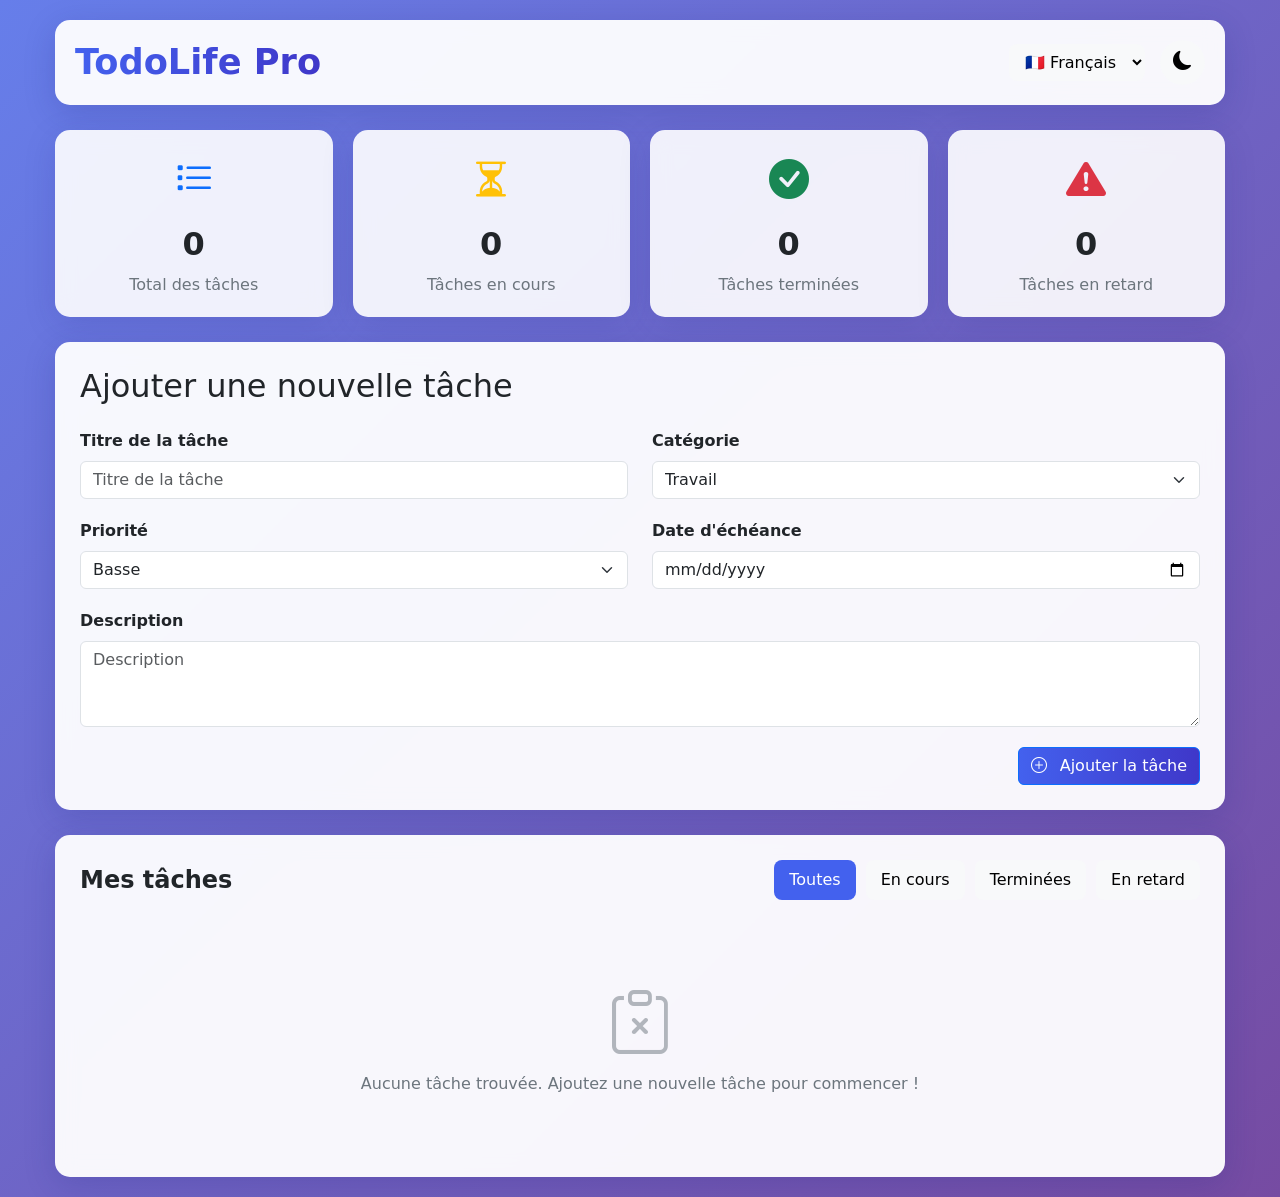
<file: index.html>
<!DOCTYPE html>
<html lang="fr">
<head>
    <meta charset="UTF-8">
    <meta name="viewport" content="width=device-width, initial-scale=1.0">
    <title>TodoLife - Gestion de Tâches Professionnelle</title>
    <link rel="stylesheet" href="style.css">
    <link href="https://cdn.jsdelivr.net/npm/bootstrap@5.3.0/dist/css/bootstrap.min.css" rel="stylesheet">
    <link rel="stylesheet" href="https://cdn.jsdelivr.net/npm/bootstrap-icons@1.10.0/font/bootstrap-icons.css">
</head>
<body>
    <div class="main-container">
        <!-- Notification Container -->
        <div class="notification-container" id="notification-container"></div>

        <!-- App Header -->
        <header class="app-header">
            <h1 class="app-title">TodoLife Pro</h1>
            <div class="app-controls">
                <select class="language-selector" id="language-selector">
                    <option value="fr">🇫🇷 Français</option>
                    <option value="en">🇬🇧 English</option>
                    <option value="es">🇪🇸 Español</option>
                    <option value="de">🇩🇪 Deutsch</option>
                </select>
                <button class="theme-toggle" id="theme-toggle">
                    <i class="bi bi-moon-fill"></i>
                </button>
            </div>
        </header>

        <!-- Stats Section -->
        <section class="stats-container">
            <div class="stat-card">
                <div class="stat-icon text-primary">
                    <i class="bi bi-list-task"></i>
                </div>
                <div class="stat-number" id="total-tasks">0</div>
                <div class="stat-label" data-i18n="totalTasks">Total Tasks</div>
            </div>
            <div class="stat-card">
                <div class="stat-icon text-warning">
                    <i class="bi bi-hourglass-split"></i>
                </div>
                <div class="stat-number" id="pending-tasks">0</div>
                <div class="stat-label" data-i18n="pendingTasks">Pending Tasks</div>
            </div>
            <div class="stat-card">
                <div class="stat-icon text-success">
                    <i class="bi bi-check-circle-fill"></i>
                </div>
                <div class="stat-number" id="completed-tasks">0</div>
                <div class="stat-label" data-i18n="completedTasks">Completed Tasks</div>
            </div>
            <div class="stat-card">
                <div class="stat-icon text-danger">
                    <i class="bi bi-exclamation-triangle-fill"></i>
                </div>
                <div class="stat-number" id="overdue-tasks">0</div>
                <div class="stat-label" data-i18n="overdueTasks">Overdue Tasks</div>
            </div>
        </section>

        <!-- Task Form -->
        <section class="task-form-container">
            <h2 class="mb-4" data-i18n="addNewTask">Add New Task</h2>
            <form id="task-form">
                <div class="row">
                    <div class="col-md-6">
                        <div class="form-group">
                            <label for="task-title" class="form-label" data-i18n="taskTitle">Task Title</label>
                            <input type="text" class="form-control" id="task-title" required>
                        </div>
                    </div>
                    <div class="col-md-6">
                        <div class="form-group">
                            <label for="task-category" class="form-label" data-i18n="category">Category</label>
                            <select class="form-select" id="task-category">
                                <option value="work" data-i18n="work">Work</option>
                                <option value="personal" data-i18n="personal">Personal</option>
                                <option value="shopping" data-i18n="shopping">Shopping</option>
                                <option value="health" data-i18n="health">Health</option>
                                <option value="other" data-i18n="other">Other</option>
                            </select>
                        </div>
                    </div>
                </div>
                <div class="row">
                    <div class="col-md-6">
                        <div class="form-group">
                            <label for="task-priority" class="form-label" data-i18n="priority">Priority</label>
                            <select class="form-select" id="task-priority">
                                <option value="low" data-i18n="low">Low</option>
                                <option value="medium" data-i18n="medium">Medium</option>
                                <option value="high" data-i18n="high">High</option>
                            </select>
                        </div>
                    </div>
                    <div class="col-md-6">
                        <div class="form-group">
                            <label for="task-due-date" class="form-label" data-i18n="dueDate">Due Date</label>
                            <input type="date" class="form-control" id="task-due-date">
                        </div>
                    </div>
                </div>
                <div class="form-group">
                    <label for="task-description" class="form-label" data-i18n="description">Description</label>
                    <textarea class="form-control" id="task-description" rows="3"></textarea>
                </div>
                <div class="text-end">
                    <button type="submit" class="btn btn-primary">
                        <i class="bi bi-plus-circle me-2"></i>
                        <span data-i18n="addTask">Add Task</span>
                    </button>
                </div>
            </form>
        </section>

        <!-- Tasks Section -->
        <section class="tasks-container">
            <div class="tasks-header">
                <h2 class="tasks-title" data-i18n="myTasks">My Tasks</h2>
                <div class="filter-container">
                    <button class="filter-btn active" data-filter="all" data-i18n="all">All</button>
                    <button class="filter-btn" data-filter="active" data-i18n="active">Active</button>
                    <button class="filter-btn" data-filter="completed" data-i18n="completed">Completed</button>
                    <button class="filter-btn" data-filter="overdue" data-i18n="overdue">Overdue</button>
                </div>
            </div>
            <ul class="task-list" id="task-list">
                <!-- Tasks will be dynamically added here -->
            </ul>
            <div class="empty-state" id="empty-state">
                <i class="bi bi-clipboard-x"></i>
                <p data-i18n="noTasks">No tasks found. Add a new task to get started!</p>
            </div>
        </section>
    </div>

    <!-- Edit Task Modal -->
    <div class="modal fade" id="editTaskModal" tabindex="-1" aria-hidden="true">
        <div class="modal-dialog">
            <div class="modal-content">
                <div class="modal-header">
                    <h5 class="modal-title" data-i18n="editTask">Edit Task</h5>
                    <button type="button" class="btn-close" data-bs-dismiss="modal" aria-label="Close"></button>
                </div>
                <div class="modal-body">
                    <form id="edit-task-form">
                        <input type="hidden" id="edit-task-id">
                        <div class="form-group">
                            <label for="edit-task-title" class="form-label" data-i18n="taskTitle">Task Title</label>
                            <input type="text" class="form-control" id="edit-task-title" required>
                        </div>
                        <div class="form-group">
                            <label for="edit-task-category" class="form-label" data-i18n="category">Category</label>
                            <select class="form-select" id="edit-task-category">
                                <option value="work" data-i18n="work">Work</option>
                                <option value="personal" data-i18n="personal">Personal</option>
                                <option value="shopping" data-i18n="shopping">Shopping</option>
                                <option value="health" data-i18n="health">Health</option>
                                <option value="other" data-i18n="other">Other</option>
                            </select>
                        </div>
                        <div class="form-group">
                            <label for="edit-task-priority" class="form-label" data-i18n="priority">Priority</label>
                            <select class="form-select" id="edit-task-priority">
                                <option value="low" data-i18n="low">Low</option>
                                <option value="medium" data-i18n="medium">Medium</option>
                                <option value="high" data-i18n="high">High</option>
                            </select>
                        </div>
                        <div class="form-group">
                            <label for="edit-task-due-date" class="form-label" data-i18n="dueDate">Due Date</label>
                            <input type="date" class="form-control" id="edit-task-due-date">
                        </div>
                        <div class="form-group">
                            <label for="edit-task-description" class="form-label" data-i18n="description">Description</label>
                            <textarea class="form-control" id="edit-task-description" rows="3"></textarea>
                        </div>
                    </form>
                </div>
                <div class="modal-footer">
                    <button type="button" class="btn btn-secondary" data-bs-dismiss="modal" data-i18n="cancel">Cancel</button>
                    <button type="button" class="btn btn-primary" id="save-task-changes" data-i18n="saveChanges">Save Changes</button>
                </div>
            </div>
        </div>
    </div>
    <!-- Scripts --> 
    <script src="https://cdn.jsdelivr.net/npm/bootstrap@5.3.0/dist/js/bootstrap.bundle.min.js"></script>
    <script src="script.js"></script>
</body>
</html>
</file>
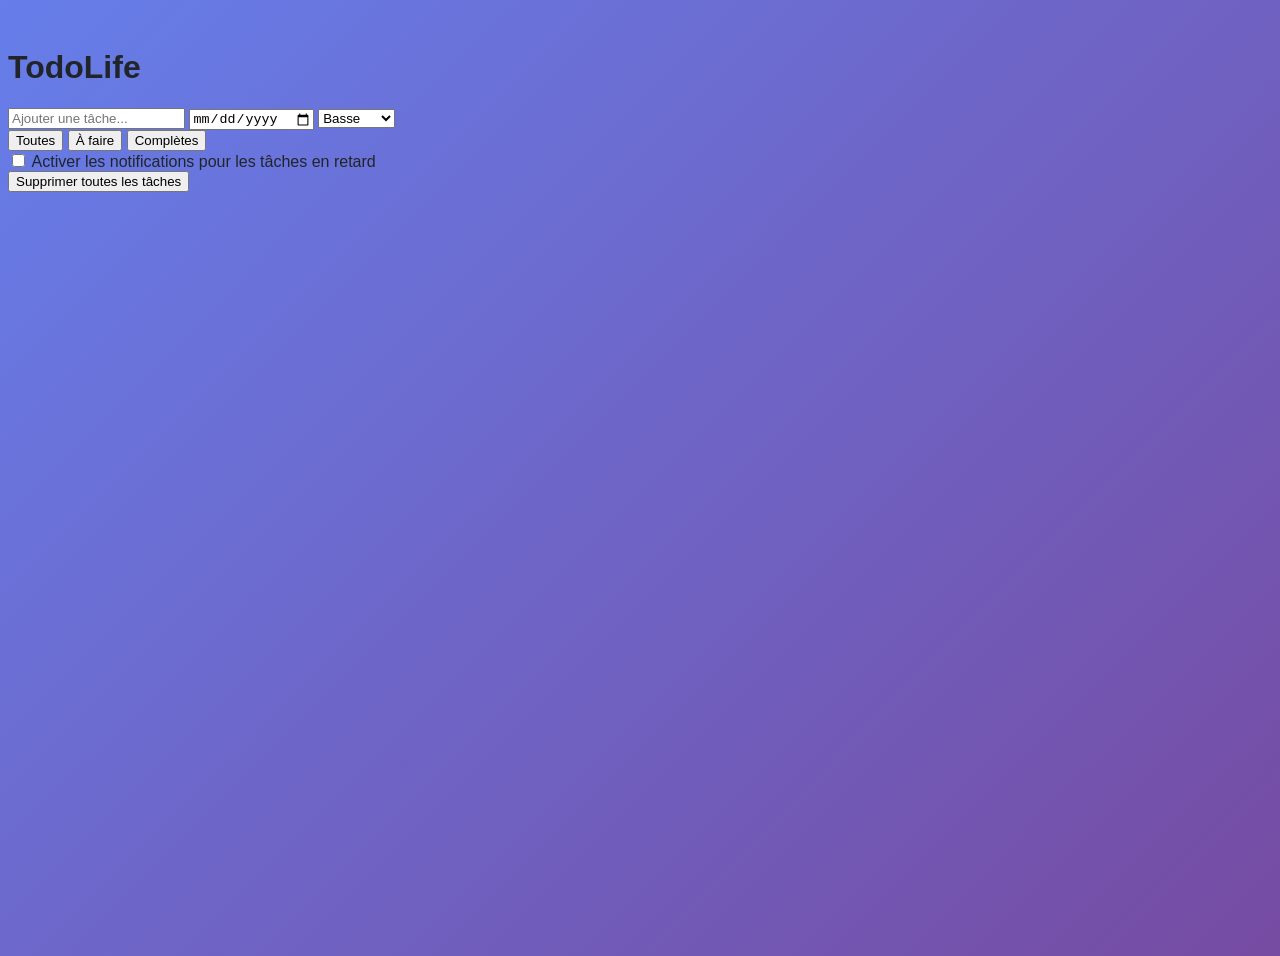
<file: TodoLife.html>
<!DOCTYPE html>
<html lang="fr">
<head>
  <meta charset="UTF-8">
  <meta name="viewport" content="width=device-width, initial-scale=1.0">
  <title>TodoLife</title>
  <link href="https://fonts.googleapis.com/css2?family=Poppins:wght@400;600&display=swap" rel="stylesheet">
  <link rel="stylesheet" href="style.css">

</head>
<body>
  <h1>TodoLife</h1>
  <div class="todo-container">
    <div class="input-group">
      <input type="text" id="todoInput" class="todo-input" placeholder="Ajouter une tâche...">
      <div id="error-message" style="display: none; color: red;">Merci d’écrire une tâche avant de l’ajouter.</div>
      <input type="date" id="todoDate" class="todo-date">
      <select id="prioritySelect" class="priority-select">
        <option value="low">Basse</option>
        <option value="medium">Moyenne</option>
        <option value="high">Haute</option>
      </select>
    </div>
    <div class="filters">
      <button onclick="setFilter('all')" id="filter-all" class="active">Toutes</button>
      <button onclick="setFilter('active')" id="filter-active">À faire</button>
      <button onclick="setFilter('completed')" id="filter-completed">Complètes</button>
    </div>
    <div class="notification-toggle">
      <label><input type="checkbox" id="notifToggle"> Activer les notifications pour les tâches en retard</label>
    </div>
    <div class="clear-all">
      <button onclick="clearAllTodos()">Supprimer toutes les tâches</button>
    </div>
    <ul id="todoList" class="todo-list"></ul>
  </div>

  <script>
    let todos = [];
    let filter = 'all';

    function addTodo() {
      const todoInput = document.getElementById("todoInput");
      const todoDate = document.getElementById("todoDate");
      const prioritySelect = document.getElementById("prioritySelect");
      const errorMessage = document.getElementById("error-message");

      const task = todoInput.value.trim();
      const date = todoDate.value;
      const priority = prioritySelect.value;

      if (!task) {
        errorMessage.style.display = "block";
        return;
      } else {
        errorMessage.style.display = "none";
      }

      todos.push({ task, date, priority, completed: false });
      todoInput.value = "";
      todoDate.value = "";
      prioritySelect.value = "low";

      renderTodos();
    }

    function renderTodos() {
      const todoList = document.getElementById("todoList");
      todoList.innerHTML = "";

      const filteredTodos = todos.filter(todo => {
        if (filter === 'all') return true;
        if (filter === 'active') return !todo.completed;
        if (filter === 'completed') return todo.completed;
      });

      filteredTodos.forEach((todo, index) => {
        const li = document.createElement("li");
        li.className = `todo-item ${todo.completed ? "completed" : ""} ${todo.priority}`;

        const checkbox = document.createElement("input");
        checkbox.type = "checkbox";
        checkbox.checked = todo.completed;
        checkbox.addEventListener("change", () => toggleTodo(index));
        li.appendChild(checkbox);

        const span = document.createElement("span");
        span.textContent = `${todo.task} - ${todo.date || "Pas de date"} (${todo.priority})`;
        li.appendChild(span);

        const deleteBtn = document.createElement("button");
        deleteBtn.textContent = "Supprimer";
        deleteBtn.addEventListener("click", () => deleteTodo(index));
        li.appendChild(deleteBtn);

        todoList.appendChild(li);
      });
    }

    function toggleTodo(index) {
      todos[index].completed = !todos[index].completed;
      renderTodos();
    }

    function deleteTodo(index) {
      todos.splice(index, 1);
      renderTodos();
    }

    function clearAllTodos() {
      todos = [];
      renderTodos();
    }

    function setFilter(newFilter) {
      filter = newFilter;
      document.querySelectorAll(".filters button").forEach(btn => btn.classList.remove("active"));
      document.getElementById(`filter-${newFilter}`).classList.add("active");
      renderTodos();
    }

    document.getElementById("todoInput").addEventListener("keypress", function(e) {
      if (e.key === "Enter") addTodo();
    });

    document.getElementById("notifToggle").addEventListener("change", function() {
      if (this.checked) {
        alert("Notifications activées ! (Simulées)");
      } else {
        alert("Notifications désactivées.");
      }
    });

    renderTodos();
  </script>
</body>
</html>
</file>
<file: style.css>
:root {
    --primary-color: #4361ee;
    --secondary-color: #3f37c9;
    --success-color: #4cc9f0;
    --danger-color: #f72585;
    --warning-color: #f77f00;
    --light-color: #f8f9fa;
    --dark-color: #212529;
    --gray-color: #6c757d;
    --transition: all 0.3s ease;
}

body {
    font-family: 'Segoe UI', Tahoma, Geneva, Verdana, sans-serif;
    background: linear-gradient(135deg, #667eea 0%, #764ba2 100%);
    min-height: 100vh;
    padding: 20px 0;
    color: var(--dark-color);
}

.main-container {
    max-width: 1200px;
    margin: 0 auto;
    padding: 0 15px;
}

.app-header {
    background: rgba(255, 255, 255, 0.95);
    backdrop-filter: blur(10px);
    border-radius: 15px;
    padding: 20px;
    margin-bottom: 25px;
    box-shadow: 0 8px 32px rgba(31, 38, 135, 0.2);
    display: flex;
    justify-content: space-between;
    align-items: center;
    flex-wrap: wrap;
}

.app-title {
    font-size: 2.2rem;
    font-weight: 700;
    background: linear-gradient(90deg, var(--primary-color), var(--secondary-color));
    -webkit-background-clip: text;
    background-clip: text;
    color: transparent;
    margin: 0;
}

.app-controls {
    display: flex;
    gap: 15px;
    align-items: center;
}

.language-selector, .theme-toggle {
    border: none;
    background: var(--light-color);
    border-radius: 8px;
    padding: 8px 12px;
    font-weight: 500;
    transition: var(--transition);
}

.language-selector:hover, .theme-toggle:hover {
    background: var(--gray-color);
    color: white;
}

.theme-toggle {
    width: 45px;
    height: 45px;
    border-radius: 50%;
    display: flex;
    align-items: center;
    justify-content: center;
    font-size: 1.2rem;
}

/* Notification System */
.notification-container {
    position: fixed;
    top: 20px;
    right: 20px;
    z-index: 1050;
    max-width: 350px;
}

.notification {
    background: white;
    border-radius: 10px;
    box-shadow: 0 4px 20px rgba(0, 0, 0, 0.15);
    margin-bottom: 15px;
    overflow: hidden;
    animation: slideInRight 0.5s ease;
    transition: all 0.3s ease;
    border-left: 5px solid var(--danger-color);
}

@keyframes slideInRight {
    from { 
        transform: translateX(100%); 
        opacity: 0; 
    }
    to { 
        transform: translateX(0); 
        opacity: 1; 
    }
}

@keyframes slideOutRight {
    from { 
        transform: translateX(0); 
        opacity: 1; 
    }
    to { 
        transform: translateX(100%); 
        opacity: 0; 
    }
}

.notification-header {
    display: flex;
    align-items: center;
    padding: 15px 15px 10px;
    border-bottom: 1px solid #f0f0f0;
}

.notification-icon {
    font-size: 1.5rem;
    color: var(--danger-color);
    margin-right: 10px;
}

.notification-title {
    font-weight: 600;
    font-size: 1.1rem;
    color: var(--dark-color);
}

.notification-body {
    padding: 15px;
}

.notification-message {
    margin-bottom: 15px;
    color: var(--gray-color);
}

.notification-task {
    background: #f8f9fa;
    border-radius: 8px;
    padding: 10px;
    margin-bottom: 8px;
    display: flex;
    justify-content: space-between;
    align-items: center;
}

.notification-task:last-child {
    margin-bottom: 0;
}

.notification-task-title {
    font-weight: 500;
}

.notification-task-date {
    font-size: 0.85rem;
    color: var(--gray-color);
}

.notification-actions {
    display: flex;
    justify-content: flex-end;
    padding: 10px 15px;
    background: #f8f9fa;
}

.notification-btn {
    padding: 5px 15px;
    border-radius: 5px;
    border: none;
    font-weight: 500;
    cursor: pointer;
    transition: var(--transition);
    margin-left: 10px;
}

.notification-dismiss {
    background: transparent;
    color: var(--gray-color);
}

.notification-dismiss:hover {
    background: #e9ecef;
}

.stats-container {
    display: grid;
    grid-template-columns: repeat(auto-fit, minmax(200px, 1fr));
    gap: 20px;
    margin-bottom: 25px;
}

.stat-card {
    background: rgba(255, 255, 255, 0.9);
    backdrop-filter: blur(10px);
    border-radius: 15px;
    padding: 20px;
    box-shadow: 0 8px 32px rgba(31, 38, 135, 0.15);
    transition: var(--transition);
    text-align: center;
}

.stat-card:hover {
    transform: translateY(-5px);
    box-shadow: 0 12px 40px rgba(31, 38, 135, 0.25);
}

.stat-icon {
    font-size: 2.5rem;
    margin-bottom: 10px;
}

.stat-number {
    font-size: 2rem;
    font-weight: 700;
    margin: 5px 0;
}

.stat-label {
    color: var(--gray-color);
    font-weight: 500;
}

.task-form-container {
    background: rgba(255, 255, 255, 0.95);
    backdrop-filter: blur(10px);
    border-radius: 15px;
    padding: 25px;
    margin-bottom: 25px;
    box-shadow: 0 8px 32px rgba(31, 38, 135, 0.2);
}

.form-group {
    margin-bottom: 20px;
}

.form-label {
    font-weight: 600;
    margin-bottom: 8px;
    color: var(--dark-color);
}

.form-control, .form-select {
    border-radius: 10px;
    border: 1px solid #ced4da;
    padding: 12px 15px;
    transition: var(--transition);
}

.form-control:focus, .form-select:focus {
    border-color: var(--primary-color);
    box-shadow: 0 0 0 0.25rem rgba(67, 97, 238, 0.25);
}

.btn-primary {
    background: linear-gradient(90deg, var(--primary-color), var(--secondary-color));
    border: none;
    border-radius: 10px;
    padding: 12px 25px;
    font-weight: 600;
    transition: var(--transition);
}

.btn-primary:hover {
    transform: translateY(-3px);
    box-shadow: 0 7px 14px rgba(67, 97, 238, 0.3);
}

.tasks-container {
    background: rgba(255, 255, 255, 0.95);
    backdrop-filter: blur(10px);
    border-radius: 15px;
    padding: 25px;
    box-shadow: 0 8px 32px rgba(31, 38, 135, 0.2);
}

.tasks-header {
    display: flex;
    justify-content: space-between;
    align-items: center;
    margin-bottom: 20px;
    flex-wrap: wrap;
    gap: 15px;
}

.tasks-title {
    font-size: 1.5rem;
    font-weight: 700;
    margin: 0;
}

.filter-container {
    display: flex;
    gap: 10px;
    flex-wrap: wrap;
}

.filter-btn {
    border: none;
    background: var(--light-color);
    border-radius: 8px;
    padding: 8px 15px;
    font-weight: 500;
    transition: var(--transition);
}

.filter-btn.active {
    background: var(--primary-color);
    color: white;
}

.filter-btn:hover:not(.active) {
    background: var(--gray-color);
    color: white;
}

.task-list {
    list-style: none;
    padding: 0;
    max-height: 500px;
    overflow-y: auto;
}

.task-item {
    background: var(--light-color);
    border-radius: 12px;
    padding: 15px;
    margin-bottom: 15px;
    display: flex;
    align-items: center;
    justify-content: space-between;
    transition: var(--transition);
    animation: slideIn 0.4s ease;
    border-left: 5px solid transparent;
}

@keyframes slideIn {
    from { 
        opacity: 0; 
        transform: translateX(-20px);
    }
    to { 
        opacity: 1; 
        transform: translateX(0);
    }
}

.task-item:hover {
    transform: translateY(-3px);
    box-shadow: 0 5px 15px rgba(0, 0, 0, 0.1);
}

.task-item.priority-high {
    border-left-color: var(--danger-color);
}

.task-item.priority-medium {
    border-left-color: var(--warning-color);
}

.task-item.priority-low {
    border-left-color: var(--success-color);
}

.task-item.completed {
    opacity: 0.7;
    background: #e9ecef;
}

.task-item.overdue {
    background: #fff5f5;
    border-left-color: var(--danger-color);
}

.task-content {
    display: flex;
    align-items: center;
    flex: 1;
}

.task-checkbox {
    width: 22px;
    height: 22px;
    margin-right: 15px;
    cursor: pointer;
    accent-color: var(--primary-color);
}

.task-details {
    flex: 1;
}

.task-title {
    font-weight: 600;
    margin-bottom: 5px;
    font-size: 1.1rem;
}

.task-meta {
    display: flex;
    gap: 15px;
    font-size: 0.85rem;
    color: var(--gray-color);
}

.task-meta-item {
    display: flex;
    align-items: center;
    gap: 5px;
}

.task-actions {
    display: flex;
    gap: 10px;
}

.task-btn {
    width: 36px;
    height: 36px;
    border-radius: 50%;
    border: none;
    display: flex;
    align-items: center;
    justify-content: center;
    transition: var(--transition);
}

.edit-btn {
    background: var(--warning-color);
    color: white;
}

.delete-btn {
    background: var(--danger-color);
    color: white;
}

.task-btn:hover {
    transform: scale(1.1);
}

.empty-state {
    text-align: center;
    padding: 40px 20px;
    color: var(--gray-color);
}

.empty-state i {
    font-size: 4rem;
    margin-bottom: 20px;
    opacity: 0.5;
}

.modal-header {
    background: linear-gradient(90deg, var(--primary-color), var(--secondary-color));
    color: white;
}

.modal-title {
    font-weight: 700;
}

.btn-close {
    filter: brightness(0) invert(1);
}

/* Dark theme */
body.dark-theme {
    background: linear-gradient(135deg, #1a1a2e 0%, #16213e 100%);
    color: #f8f9fa;
}

body.dark-theme .app-header,
body.dark-theme .stat-card,
body.dark-theme .task-form-container,
body.dark-theme .tasks-container,
body.dark-theme .notification {
    background: rgba(30, 30, 50, 0.9);
    color: #f8f9fa;
}

body.dark-theme .form-control,
body.dark-theme .form-select {
    background: #212529;
    border-color: #495057;
    color: #f8f9fa;
}

body.dark-theme .form-control:focus,
body.dark-theme .form-select:focus {
    background: #212529;
    border-color: var(--primary-color);
    color: #f8f9fa;
}

body.dark-theme .task-item {
    background: #212529;
    color: #f8f9fa;
}

body.dark-theme .task-item.completed {
    background: #343a40;
}

body.dark-theme .task-item.overdue {
    background: #3a1f1f;
}

body.dark-theme .filter-btn,
body.dark-theme .language-selector,
body.dark-theme .theme-toggle {
    background: #212529;
    color: #f8f9fa;
}

body.dark-theme .filter-btn:hover:not(.active) {
    background: #495057;
}

body.dark-theme .notification-task {
    background: #212529;
}

body.dark-theme .notification-actions {
    background: #212529;
}

/* Responsive */
@media (max-width: 768px) {
    .app-header {
        flex-direction: column;
        text-align: center;
        gap: 15px;
    }

    .tasks-header {
        flex-direction: column;
        align-items: flex-start;
    }

    .task-meta {
        flex-direction: column;
        gap: 5px;
    }

    .task-actions {
        flex-direction: column;
    }

    .notification-container {
        left: 20px;
        right: 20px;
        max-width: none;
    }
}
</file>
